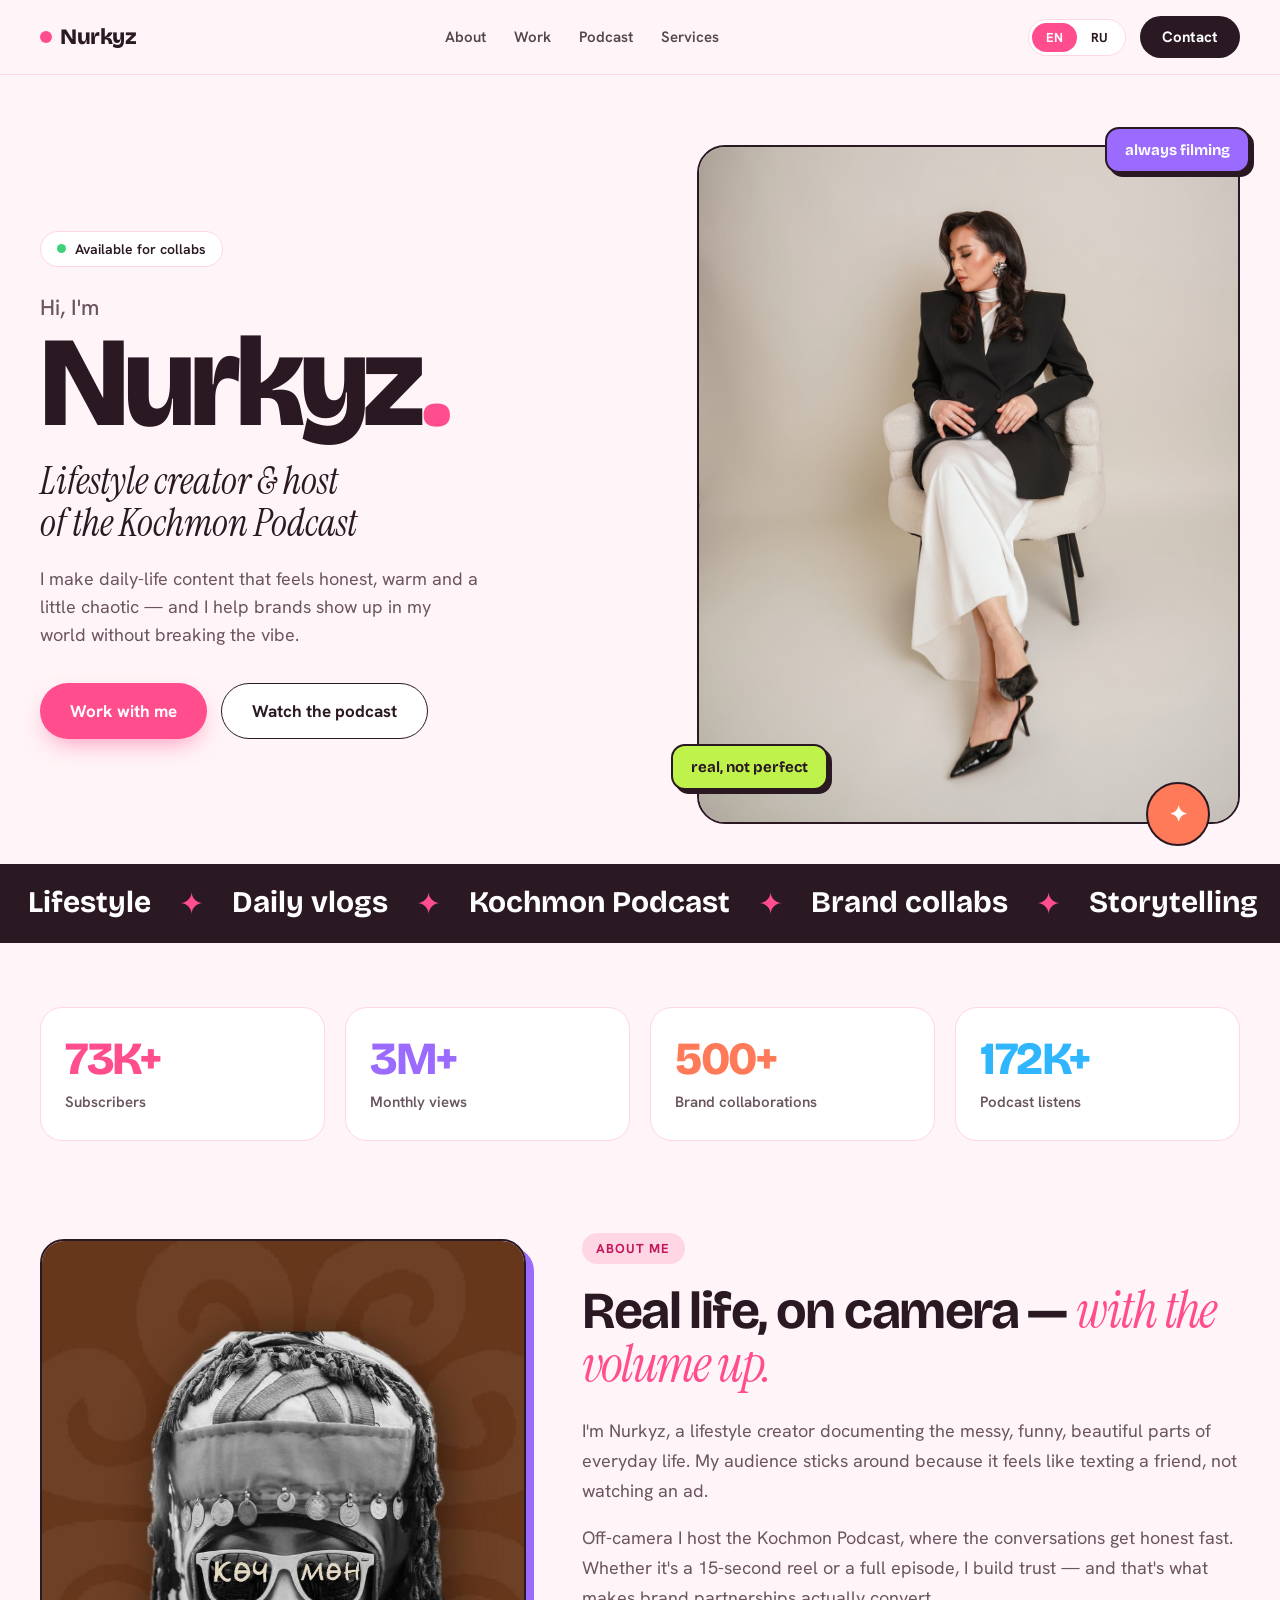
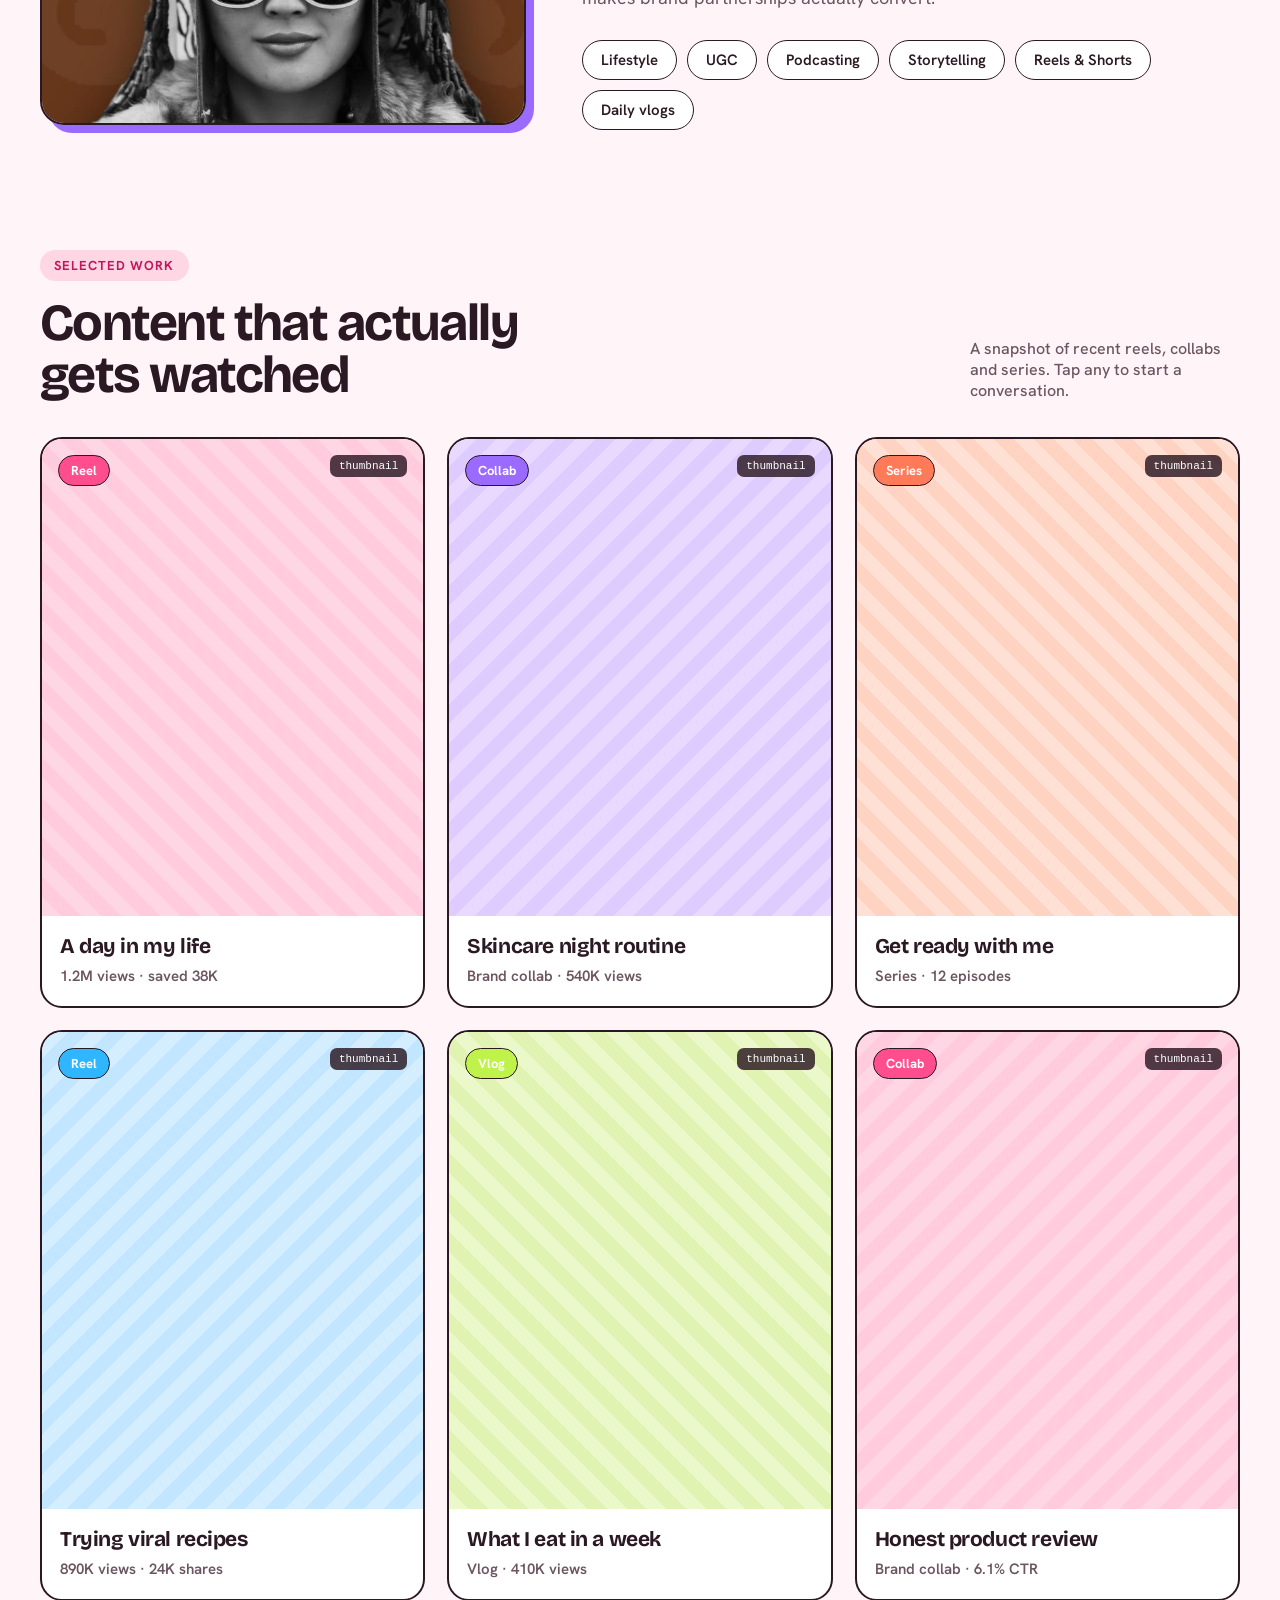
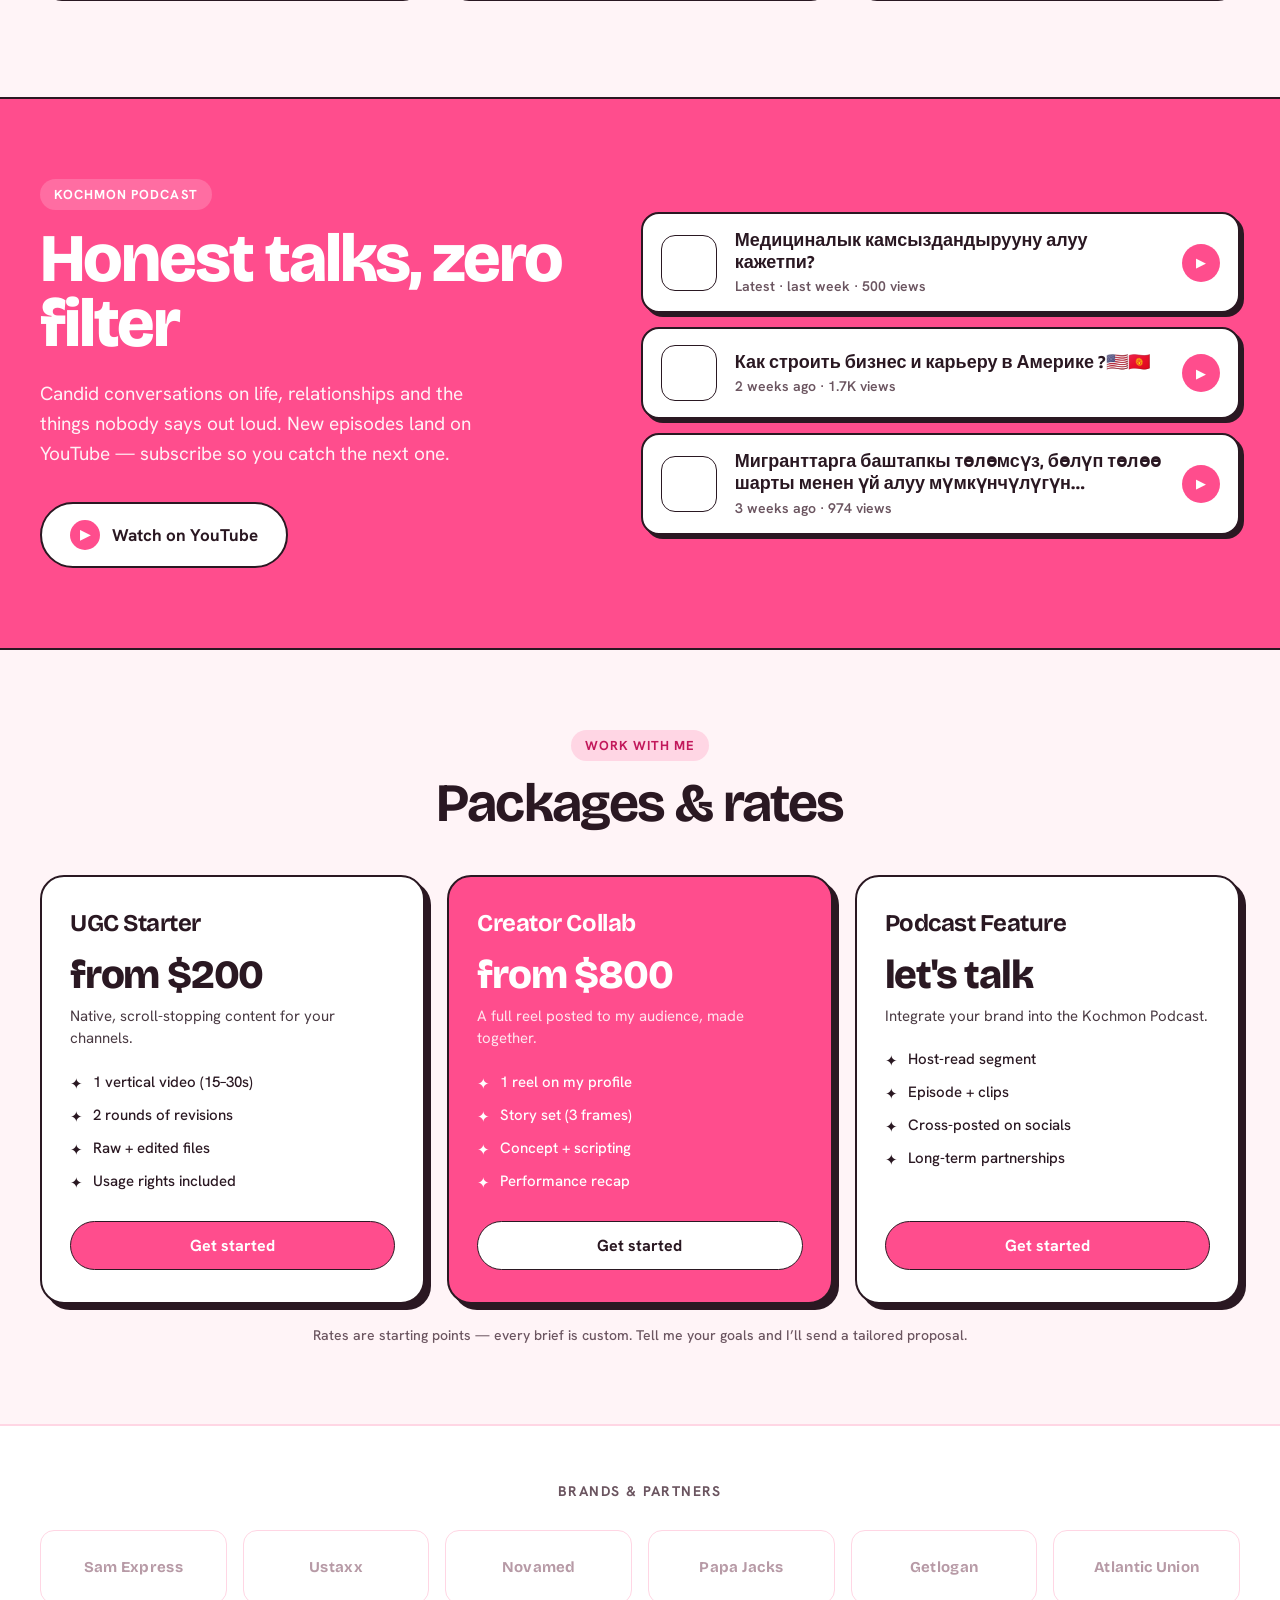
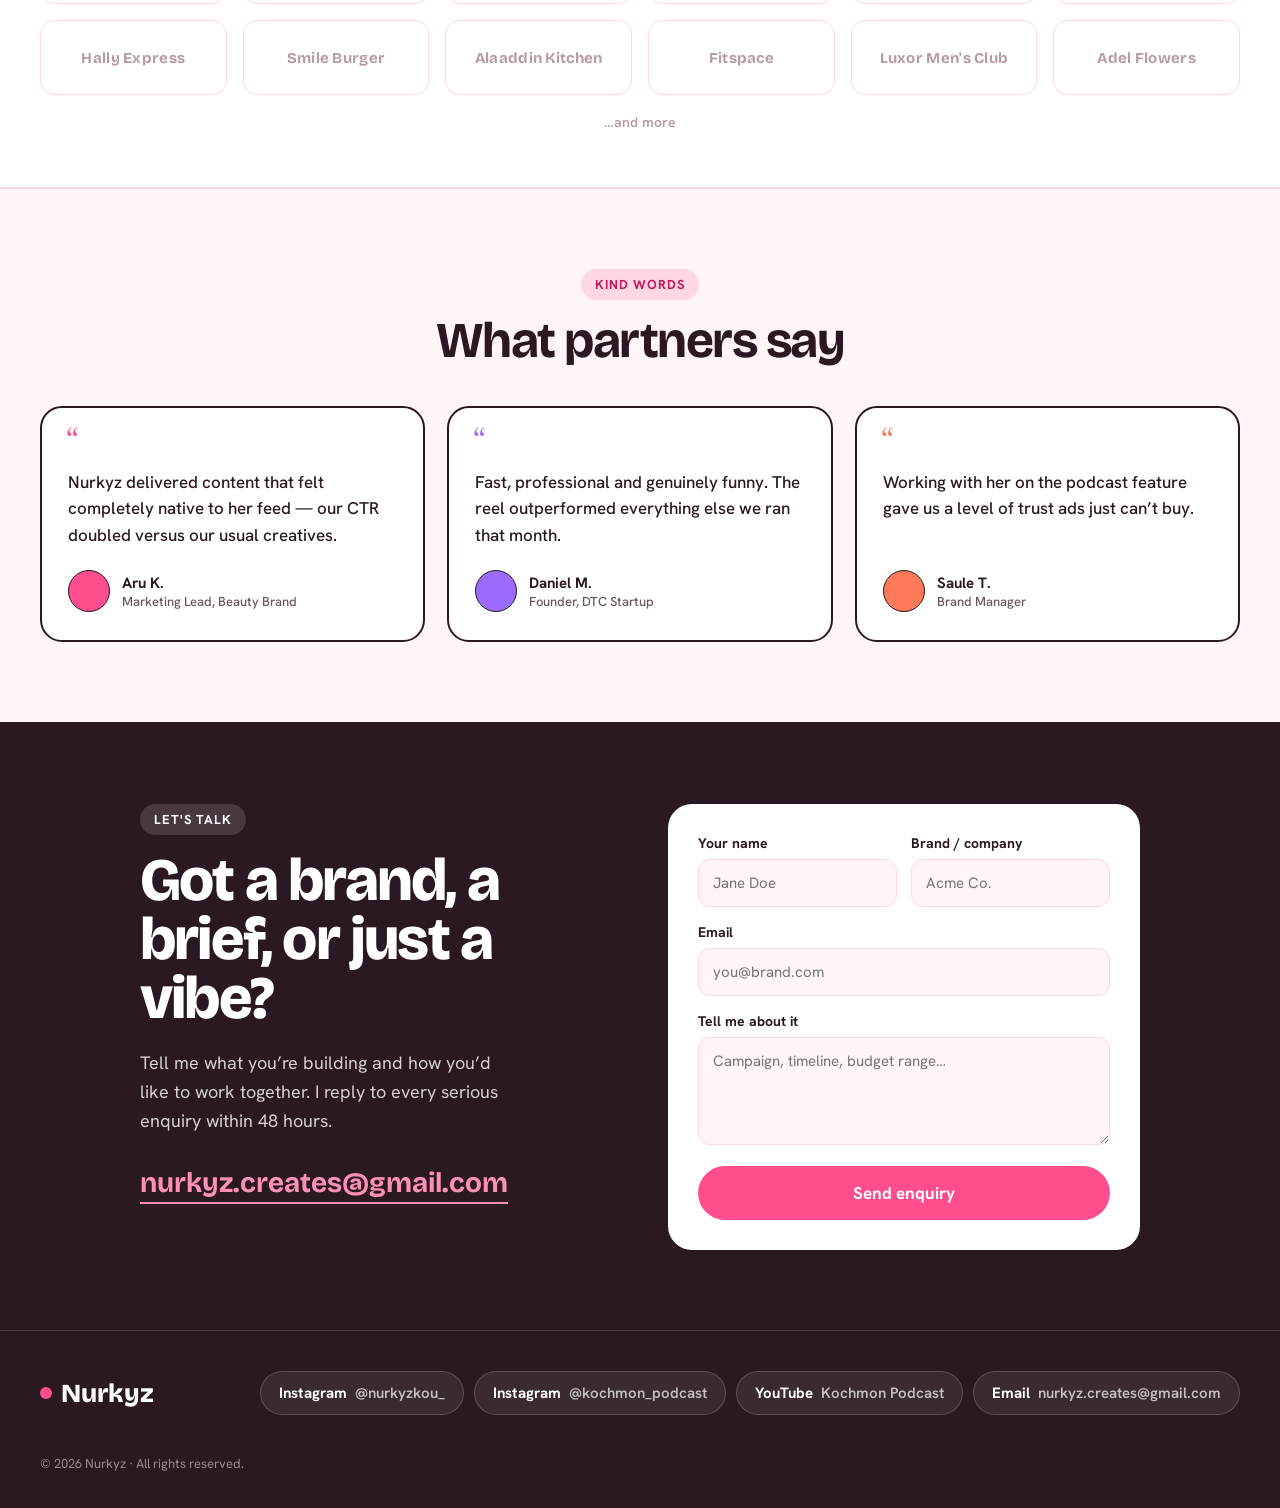
<file: index.html>
<!DOCTYPE html>
<html lang="en">
<head>
  <meta charset="utf-8">
  <meta name="viewport" content="width=device-width, initial-scale=1">
  <title>Nurkyz — Lifestyle Creator & Host of the Kochmon Podcast</title>
  <meta name="description" content="Portfolio of Nurkyz — lifestyle creator and host of the Kochmon Podcast. Brand collabs, UGC, reels and podcast features.">
  <link rel="canonical" href="https://nurkyz.com/">
  <link rel="icon" href="assets/favicon.svg" type="image/svg+xml">
  <meta name="theme-color" content="#FF4D8D">

  <!-- Link previews (Instagram, WhatsApp, Telegram, X, iMessage) -->
  <meta property="og:type" content="website">
  <meta property="og:site_name" content="Nurkyz">
  <meta property="og:url" content="https://nurkyz.com/">
  <meta property="og:title" content="Nurkyz — Lifestyle Creator & Host of the Kochmon Podcast">
  <meta property="og:description" content="73K+ subscribers, 3M+ monthly views, 500+ brand collaborations. Available for collabs — UGC, reels and podcast features.">
  <meta property="og:image" content="https://nurkyz.com/assets/og.jpg">
  <meta property="og:image:width" content="1200">
  <meta property="og:image:height" content="630">
  <meta property="og:image:alt" content="Nurkyz — lifestyle creator and host of the Kochmon Podcast">
  <meta property="og:locale" content="en_US">
  <meta property="og:locale:alternate" content="ru_RU">
  <meta name="twitter:card" content="summary_large_image">
  <meta name="twitter:title" content="Nurkyz — Lifestyle Creator & Host of the Kochmon Podcast">
  <meta name="twitter:description" content="73K+ subscribers, 3M+ monthly views, 500+ brand collaborations. Available for collabs.">
  <meta name="twitter:image" content="https://nurkyz.com/assets/og.jpg">

  <link rel="preconnect" href="https://fonts.googleapis.com">
  <link rel="preconnect" href="https://fonts.gstatic.com" crossorigin>
  <link href="https://fonts.googleapis.com/css2?family=Bricolage+Grotesque:opsz,wght@12..96,600;12..96,700;12..96,800&family=Hanken+Grotesk:wght@400;500;600;700&family=Instrument+Serif:ital@0;1&display=swap" rel="stylesheet">
  <link rel="stylesheet" href="styles.css">
</head>
<body>
  <div class="page">

    <!-- NAV -->
    <nav class="nav">
      <a href="#top" class="brand">
        <span class="brand-dot"></span>
        Nurkyz
      </a>
      <div class="nav-links">
        <a href="#about" data-i18n="nav.about">About</a>
        <a href="#work" data-i18n="nav.work">Work</a>
        <a href="#podcast" data-i18n="nav.podcast">Podcast</a>
        <a href="#services" data-i18n="nav.services">Services</a>
      </div>
      <div class="nav-right">
        <div class="lang-toggle" role="group" aria-label="Language">
          <button type="button" class="lang-btn" data-lang="en">EN</button>
          <button type="button" class="lang-btn" data-lang="ru">RU</button>
        </div>
        <a href="#contact" class="nav-cta" data-i18n="nav.contact">Contact</a>
      </div>
    </nav>

    <!-- HERO -->
    <header id="top" class="hero">
      <div class="hero-copy">
        <div class="badge">
          <span class="badge-dot"></span>
          <span data-i18n="heroBadge">Available for collabs</span>
        </div>
        <p class="hero-pre" data-i18n="heroPre">Hi, I'm</p>
        <h1 class="hero-name"><span data-i18n="heroName">Nurkyz</span><span class="dot">.</span></h1>
        <p class="hero-role" data-i18n="heroRole">Lifestyle creator &amp; host of the Kochmon Podcast</p>
        <p class="hero-desc" data-i18n="heroDesc">I make daily-life content that feels honest, warm and a little chaotic — and I help brands show up in my world without breaking the vibe.</p>
        <div class="hero-actions">
          <a href="#contact" class="btn btn-primary" data-i18n="ctaPrimary">Work with me</a>
          <a href="#podcast" class="btn btn-outline" data-i18n="ctaSecondary">Watch the podcast</a>
        </div>
      </div>

      <div class="hero-media">
        <div class="photo-frame photo-pink">
          <!-- Falls back to the striped placeholder if the file is missing. -->
          <img class="photo-img" src="assets/hero.jpg" data-i18n-alt="heroPhotoAlt"
               alt="Nurkyz seated in a black blazer and white dress"
               fetchpriority="high" onerror="this.remove()">
          <span class="photo-tag">PHOTO — hero portrait</span>
        </div>
        <div class="sticker sticker-a" data-i18n="stickerA">always filming</div>
        <div class="sticker sticker-b" data-i18n="stickerB">real, not perfect</div>
        <div class="spinner"><span>✦</span></div>
      </div>
    </header>

    <!-- MARQUEE -->
    <div class="marquee">
      <div class="marquee-track">
        <span class="marquee-group" data-marquee></span>
        <span class="marquee-group" data-marquee aria-hidden="true"></span>
      </div>
    </div>

    <!-- STATS -->
    <section id="stats" class="stats" hidden>
      <div class="stats-grid" data-stats></div>
    </section>

    <!-- ABOUT -->
    <section id="about" class="about">
      <div class="about-media">
        <div class="photo-frame photo-purple">
          <!-- Falls back to the striped placeholder if the file is missing. -->
          <img class="photo-img" src="assets/about.jpg" data-i18n-alt="aboutPhotoAlt"
               alt="Nurkyz wearing a traditional Kyrgyz headdress and Kochmon Podcast sunglasses"
               loading="lazy" onerror="this.remove()">
          <span class="photo-tag">PHOTO — candid / lifestyle</span>
        </div>
      </div>
      <div class="about-copy">
        <span class="kicker" data-i18n="aboutKicker">About me</span>
        <h2 class="section-title"><span data-i18n="aboutTitle">Real life, on camera —</span> <span class="accent-serif" data-i18n="aboutTitleAccent">with the volume up.</span></h2>
        <p class="body-text" data-i18n="aboutP1"></p>
        <p class="body-text" data-i18n="aboutP2"></p>
        <div class="tag-row" data-about-tags></div>
      </div>
    </section>

    <!-- WORK -->
    <section id="work" class="work">
      <div class="work-head">
        <div>
          <span class="kicker" data-i18n="workKicker">Selected work</span>
          <h2 class="section-title work-title" data-i18n="workTitle">Content that actually gets watched</h2>
        </div>
        <p class="work-note" data-i18n="workNote"></p>
      </div>
      <div class="work-grid" data-work></div>
    </section>

    <!-- PODCAST -->
    <section id="podcast" class="podcast">
      <div class="podcast-inner">
        <div class="podcast-copy">
          <span class="kicker kicker-light" data-i18n="podcastKicker">Kochmon Podcast</span>
          <h2 class="podcast-title" data-i18n="podcastTitle">Honest talks, zero filter</h2>
          <p class="podcast-desc" data-i18n="podcastDesc"></p>
          <a href="https://www.youtube.com/@Kochmon_podcast1" target="_blank" rel="noopener" class="podcast-cta">
            <span class="play-dot">▶</span>
            <span data-i18n="podcastCta">Watch on YouTube</span>
          </a>
        </div>
        <div class="episodes" data-episodes></div>
      </div>
    </section>

    <!-- SERVICES -->
    <section id="services" class="services" hidden>
      <div class="services-head">
        <span class="kicker" data-i18n="servicesKicker">Work with me</span>
        <h2 class="section-title" data-i18n="servicesTitle">Packages &amp; rates</h2>
      </div>
      <div class="services-grid" data-services></div>
      <p class="services-foot" data-i18n="servicesFoot"></p>
    </section>

    <!-- BRANDS -->
    <section class="brands">
      <div class="brands-inner">
        <p class="brands-kicker" data-i18n="brandsKicker">Brands &amp; partners</p>
        <div class="brands-grid" data-brands></div>
        <p class="brands-more" data-i18n="brandsMore">and more</p>
      </div>
    </section>

    <!-- TESTIMONIALS -->
    <section class="testimonials">
      <div class="testimonials-head">
        <span class="kicker" data-i18n="testKicker">Kind words</span>
        <h2 class="section-title" data-i18n="testTitle">What partners say</h2>
      </div>
      <div class="testimonials-grid" data-testimonials></div>
    </section>

    <!-- CONTACT -->
    <section id="contact" class="contact">
      <div class="contact-inner">
        <div class="contact-copy">
          <span class="kicker kicker-dark" data-i18n="contactKicker">Let's talk</span>
          <h2 class="contact-title" data-i18n="contactTitle">Got a brand, a brief, or just a vibe?</h2>
          <p class="contact-desc" data-i18n="contactDesc"></p>
          <a href="mailto:nurkyz.creates@gmail.com" class="contact-email">nurkyz.creates@gmail.com</a>
        </div>

        <div class="contact-form-wrap" data-form-wrap>
          <!-- form / success state injected here -->
        </div>
      </div>

      <!-- FOOTER / LINK HUB -->
      <footer class="footer">
        <div class="footer-top">
          <div class="footer-brand">
            <span class="brand-dot"></span>Nurkyz
          </div>
          <div class="footer-socials" data-socials></div>
        </div>
        <div class="footer-rights">© <span data-year></span> Nurkyz · <span data-i18n="footRights">All rights reserved.</span></div>
      </footer>
    </section>

  </div>
  <script src="app.js"></script>
</body>
</html>
</file>
<file: styles.css>
/* ===== Reset & base ===== */
* { margin: 0; padding: 0; box-sizing: border-box; }

body {
  font-family: 'Hanken Grotesk', sans-serif;
  -webkit-font-smoothing: antialiased;
  background: #FFF4F7;
  color: #2A1822;
}

a { text-decoration: none; color: inherit; }

::selection { background: #FF4D8D; color: #fff; }

.page { background: #FFF4F7; color: #2A1822; overflow-x: hidden; min-height: 100vh; }

[hidden] { display: none !important; }

/* ===== Animations ===== */
@keyframes nk-marquee { from { transform: translateX(0); } to { transform: translateX(-50%); } }
@keyframes nk-float { 0%,100% { transform: translateY(0) rotate(var(--r,0deg)); } 50% { transform: translateY(-12px) rotate(var(--r,0deg)); } }
@keyframes nk-blink { 0%,100% { opacity: 1; } 50% { opacity: .25; } }
@keyframes nk-spin { from { transform: rotate(0); } to { transform: rotate(360deg); } }

/* ===== Shared ===== */
.kicker {
  display: inline-block;
  background: #FFD6E4;
  color: #C2185B;
  font-weight: 700;
  font-size: 13px;
  letter-spacing: 0.08em;
  text-transform: uppercase;
  padding: 7px 14px;
  border-radius: 999px;
  margin-bottom: 16px;
}
.kicker-light { background: rgba(255,255,255,0.18); color: #fff; }
.kicker-dark { background: rgba(255,255,255,0.14); color: #fff; }

.section-title {
  font-family: 'Bricolage Grotesque', sans-serif;
  font-weight: 700;
  font-size: clamp(34px, 4.4vw, 52px);
  line-height: 1.02;
  letter-spacing: -0.03em;
}
.accent-serif {
  font-family: 'Instrument Serif', serif;
  font-style: italic;
  font-weight: 400;
  color: #FF4D8D;
}
.body-text { font-size: 18px; line-height: 1.65; color: #6B5560; margin-bottom: 18px; }

.photo-frame {
  position: absolute;
  inset: 0;
  border-radius: 28px;
  overflow: hidden;
  border: 2px solid #2A1822;
  display: flex;
  align-items: flex-end;
  justify-content: center;
  padding: 18px;
}
.photo-pink { background-image: repeating-linear-gradient(45deg, #FFD6E4 0 14px, #FFCBDD 14px 28px); }
.photo-purple {
  border-radius: 24px;
  padding: 16px;
  background-image: repeating-linear-gradient(-45deg, #E9D8FF 0 14px, #DECBFF 14px 28px);
  box-shadow: 8px 8px 0 #9B6BFF;
}
/* Real photo, sized to fill its frame. Sits above the striped placeholder. */
.photo-img {
  position: absolute;
  inset: 0;
  width: 100%;
  height: 100%;
  object-fit: cover;
  object-position: center 40%;
}
.photo-tag {
  font-family: ui-monospace, monospace;
  font-size: 12px;
  background: rgba(42,24,34,0.82);
  color: #fff;
  padding: 6px 12px;
  border-radius: 8px;
  letter-spacing: 0.02em;
}

/* ===== Buttons ===== */
.btn {
  display: inline-flex;
  align-items: center;
  justify-content: center;
  border-radius: 999px;
  font-weight: 700;
  transition: transform .15s ease, background .15s ease, color .15s ease;
}
.btn-primary {
  background: #FF4D8D;
  color: #fff;
  padding: 16px 30px;
  font-size: 17px;
  box-shadow: 0 10px 24px -8px rgba(255,77,141,0.6);
}
.btn-primary:hover { transform: translateY(-2px); }
.btn-outline {
  background: #fff;
  border: 1.5px solid #2A1822;
  color: #2A1822;
  padding: 16px 30px;
  font-size: 17px;
}
.btn-outline:hover { background: #2A1822; color: #fff; }

/* ===== Nav ===== */
.nav {
  position: sticky;
  top: 0;
  z-index: 50;
  display: flex;
  align-items: center;
  justify-content: space-between;
  gap: 24px;
  padding: 16px 40px;
  background: rgba(255,244,247,0.82);
  backdrop-filter: blur(14px);
  border-bottom: 1.5px solid #FFD6E4;
}
.brand {
  font-family: 'Bricolage Grotesque', sans-serif;
  font-weight: 800;
  font-size: 22px;
  letter-spacing: -0.02em;
  display: flex;
  align-items: center;
  gap: 8px;
}
.brand-dot { width: 12px; height: 12px; border-radius: 50%; background: #FF4D8D; display: inline-block; }
.nav-links { display: flex; align-items: center; gap: 28px; font-weight: 600; font-size: 15px; }
.nav-links a { opacity: .8; transition: opacity .15s ease; }
.nav-links a:hover { opacity: 1; }
.nav-right { display: flex; align-items: center; gap: 14px; }
.lang-toggle {
  display: flex;
  align-items: center;
  background: #fff;
  border: 1.5px solid #FFD6E4;
  border-radius: 999px;
  padding: 3px;
}
.lang-btn {
  border: none;
  border-radius: 999px;
  font: inherit;
  font-weight: 700;
  font-size: 13px;
  padding: 6px 14px;
  cursor: pointer;
  background: transparent;
  color: #2A1822;
  transition: background .15s ease, color .15s ease;
}
.lang-btn.active { background: #FF4D8D; color: #fff; }
.nav-cta {
  background: #2A1822;
  color: #fff;
  padding: 11px 22px;
  border-radius: 999px;
  font-weight: 700;
  font-size: 15px;
  transition: background .15s ease;
}
.nav-cta:hover { background: #FF4D8D; }

/* ===== Hero ===== */
.hero {
  position: relative;
  max-width: 1280px;
  margin: 0 auto;
  padding: 70px 40px 40px;
  display: grid;
  grid-template-columns: 1.05fr 0.95fr;
  gap: 56px;
  align-items: center;
}
.badge {
  display: inline-flex;
  align-items: center;
  gap: 9px;
  background: #fff;
  border: 1.5px solid #FFD6E4;
  border-radius: 999px;
  padding: 8px 16px;
  font-weight: 600;
  font-size: 14px;
  margin-bottom: 26px;
}
.badge-dot { width: 9px; height: 9px; border-radius: 50%; background: #3FD17A; display: inline-block; animation: nk-blink 1.6s infinite; }
.hero-pre { font-size: 22px; font-weight: 500; color: #6B5560; margin-bottom: 6px; }
.hero-name {
  font-family: 'Bricolage Grotesque', sans-serif;
  font-weight: 800;
  font-size: clamp(64px, 10vw, 132px);
  line-height: 0.86;
  letter-spacing: -0.04em;
  margin-bottom: 22px;
}
.hero-name .dot { color: #FF4D8D; }
.hero-role {
  font-family: 'Instrument Serif', serif;
  font-style: italic;
  font-size: clamp(24px, 3.2vw, 38px);
  line-height: 1.12;
  color: #2A1822;
  margin-bottom: 20px;
  max-width: 18ch;
}
.hero-desc { font-size: 18px; line-height: 1.55; color: #6B5560; max-width: 44ch; margin-bottom: 34px; }
.hero-actions { display: flex; gap: 14px; flex-wrap: wrap; }

.hero-media { position: relative; aspect-ratio: 4/5; }
.sticker {
  position: absolute;
  color: #fff;
  font-family: 'Bricolage Grotesque', sans-serif;
  font-weight: 700;
  font-size: 15px;
  padding: 12px 18px;
  border-radius: 14px;
  border: 2px solid #2A1822;
  box-shadow: 4px 4px 0 #2A1822;
}
.sticker-a { top: -18px; right: -10px; background: #9B6BFF; --r: 8deg; animation: nk-float 5s ease-in-out infinite; }
.sticker-b { bottom: 34px; left: -26px; background: #BFF24A; color: #2A1822; --r: -6deg; animation: nk-float 6s ease-in-out infinite; }
.spinner {
  position: absolute;
  bottom: -22px;
  right: 30px;
  width: 64px;
  height: 64px;
  border-radius: 50%;
  background: #FF7A59;
  border: 2px solid #2A1822;
  display: flex;
  align-items: center;
  justify-content: center;
  animation: nk-spin 9s linear infinite;
}
.spinner span { color: #fff; font-weight: 800; font-size: 22px; }

/* ===== Marquee ===== */
.marquee {
  background: #2A1822;
  color: #fff;
  padding: 18px 0;
  overflow: hidden;
  white-space: nowrap;
  border-top: 2px solid #2A1822;
  border-bottom: 2px solid #2A1822;
}
.marquee-track { display: inline-flex; gap: 0; animation: nk-marquee 26s linear infinite; will-change: transform; }
.marquee-group { display: inline-flex; gap: 0; }
.marquee-word { font-family: 'Bricolage Grotesque', sans-serif; font-weight: 700; font-size: 30px; padding: 0 28px; }
.marquee-star { color: #FF4D8D; font-size: 30px; align-self: center; }

/* ===== Stats ===== */
.stats { max-width: 1280px; margin: 0 auto; padding: 64px 40px 28px; }
.stats-grid { display: grid; grid-template-columns: repeat(4, 1fr); gap: 20px; }
.stat-card { background: #fff; border: 1.5px solid #FFD6E4; border-radius: 22px; padding: 28px 24px; }
.stat-num {
  font-family: 'Bricolage Grotesque', sans-serif;
  font-weight: 800;
  font-size: 46px;
  line-height: 1;
  letter-spacing: -0.03em;
}
.stat-label { margin-top: 10px; font-weight: 600; color: #6B5560; font-size: 15px; }

/* ===== About ===== */
.about {
  max-width: 1280px;
  margin: 0 auto;
  padding: 64px 40px;
  display: grid;
  grid-template-columns: 0.85fr 1.15fr;
  gap: 56px;
  align-items: center;
}
.about-media { position: relative; aspect-ratio: 1/1; }
.about-copy .section-title { margin-bottom: 24px; }
.about-copy .kicker { margin-bottom: 20px; }
.about-copy .body-text:nth-of-type(2) { margin-bottom: 28px; }
.tag-row { display: flex; flex-wrap: wrap; gap: 10px; }
.tag { background: #fff; border: 1.5px solid #2A1822; border-radius: 999px; padding: 9px 18px; font-weight: 600; font-size: 15px; }

/* ===== Work ===== */
.work { max-width: 1280px; margin: 0 auto; padding: 56px 40px; }
.work-head {
  display: flex;
  align-items: flex-end;
  justify-content: space-between;
  gap: 24px;
  margin-bottom: 36px;
  flex-wrap: wrap;
}
.work-title { font-size: clamp(34px, 4.4vw, 52px); line-height: 1.0; max-width: 16ch; }
.work-note { color: #6B5560; font-size: 16px; max-width: 30ch; font-weight: 500; }
.work-grid { display: grid; grid-template-columns: repeat(3, 1fr); gap: 22px; }
.work-card {
  display: block;
  border-radius: 22px;
  overflow: hidden;
  border: 2px solid #2A1822;
  background: #fff;
  transition: transform .15s ease;
}
.work-card:hover { transform: translateY(-4px); }
.work-thumb {
  aspect-ratio: 4/5;
  position: relative;
  display: flex;
  align-items: flex-start;
  justify-content: space-between;
  padding: 16px;
}
.work-cat { color: #fff; font-weight: 700; font-size: 13px; padding: 6px 12px; border-radius: 999px; border: 1.5px solid #2A1822; }
.work-ph { font-family: ui-monospace, monospace; font-size: 11px; background: rgba(42,24,34,0.82); color: #fff; padding: 5px 9px; border-radius: 7px; }
.work-body { padding: 18px 18px 20px; }
.work-name { font-family: 'Bricolage Grotesque', sans-serif; font-weight: 700; font-size: 21px; line-height: 1.15; letter-spacing: -0.02em; }
.work-metric { margin-top: 8px; color: #6B5560; font-weight: 600; font-size: 15px; }

/* ===== Podcast ===== */
.podcast {
  background: #FF4D8D;
  color: #fff;
  margin-top: 40px;
  border-top: 2px solid #2A1822;
  border-bottom: 2px solid #2A1822;
}
.podcast-inner {
  max-width: 1280px;
  margin: 0 auto;
  padding: 80px 40px;
  display: grid;
  grid-template-columns: 1fr 1.1fr;
  gap: 56px;
  align-items: center;
}
.podcast-title {
  font-family: 'Bricolage Grotesque', sans-serif;
  font-weight: 800;
  font-size: clamp(40px, 5.5vw, 68px);
  line-height: 0.96;
  letter-spacing: -0.03em;
  margin-bottom: 22px;
}
.podcast-desc { font-size: 19px; line-height: 1.6; color: rgba(255,255,255,0.92); margin-bottom: 32px; max-width: 40ch; }
.podcast-cta {
  display: inline-flex;
  align-items: center;
  gap: 12px;
  background: #fff;
  color: #2A1822;
  padding: 16px 28px;
  border-radius: 999px;
  font-weight: 700;
  font-size: 17px;
  border: 2px solid #2A1822;
  transition: transform .15s ease;
}
.podcast-cta:hover { transform: translateY(-2px); }
.play-dot {
  width: 30px;
  height: 30px;
  border-radius: 50%;
  background: #FF4D8D;
  color: #fff;
  display: inline-flex;
  align-items: center;
  justify-content: center;
  font-size: 13px;
}
.episodes { display: flex; flex-direction: column; gap: 14px; }
.episode {
  display: flex;
  align-items: center;
  gap: 18px;
  background: #fff;
  color: #2A1822;
  border: 2px solid #2A1822;
  border-radius: 18px;
  padding: 16px 18px;
  box-shadow: 4px 4px 0 #2A1822;
}
.episode-num {
  flex: none;
  width: 56px;
  height: 56px;
  border-radius: 14px;
  background-image: repeating-linear-gradient(45deg, #FFD6E4 0 8px, #FFCBDD 8px 16px);
  border: 1.5px solid #2A1822;
  display: flex;
  align-items: center;
  justify-content: center;
  font-family: 'Bricolage Grotesque', sans-serif;
  font-weight: 800;
  font-size: 18px;
}
.episode-thumb { background-size: cover; background-position: center; }
a.episode { transition: transform .15s ease, box-shadow .15s ease; }
a.episode:hover { transform: translate(-2px, -2px); box-shadow: 6px 6px 0 #2A1822; }
.episode-info { flex: 1; min-width: 0; }
.episode-title {
  font-family: 'Bricolage Grotesque', sans-serif;
  font-weight: 700;
  font-size: 18px;
  line-height: 1.2;
  /* Real YouTube titles can run long — keep every card the same height. */
  display: -webkit-box;
  -webkit-line-clamp: 2;
  -webkit-box-orient: vertical;
  overflow: hidden;
}
.episode-meta { margin-top: 4px; color: #6B5560; font-weight: 600; font-size: 14px; }
.episode-play {
  flex: none;
  width: 38px;
  height: 38px;
  border-radius: 50%;
  background: #FF4D8D;
  color: #fff;
  display: inline-flex;
  align-items: center;
  justify-content: center;
  font-size: 13px;
}

/* ===== Services ===== */
.services { max-width: 1280px; margin: 0 auto; padding: 80px 40px; }
.services-head { text-align: center; margin-bottom: 44px; }
.services-head .section-title { font-size: clamp(34px, 4.4vw, 54px); line-height: 1.0; }
.services-grid { display: grid; grid-template-columns: repeat(3, 1fr); gap: 22px; }
.service-card {
  border: 2px solid #2A1822;
  border-radius: 24px;
  padding: 32px 28px;
  display: flex;
  flex-direction: column;
  box-shadow: 6px 6px 0 #2A1822;
}
.service-name { font-family: 'Bricolage Grotesque', sans-serif; font-weight: 700; font-size: 24px; letter-spacing: -0.02em; }
.service-price { margin: 14px 0 6px; font-family: 'Bricolage Grotesque', sans-serif; font-weight: 800; font-size: 40px; letter-spacing: -0.03em; }
.service-desc { font-size: 15px; line-height: 1.5; opacity: 0.85; margin-bottom: 22px; }
.service-features { display: flex; flex-direction: column; gap: 11px; margin-bottom: 28px; }
.service-feature { display: flex; align-items: flex-start; gap: 10px; font-size: 15px; font-weight: 500; }
.service-feature .star { flex: none; margin-top: 2px; }
.service-btn {
  margin-top: auto;
  text-align: center;
  border: 1.5px solid #2A1822;
  padding: 13px 20px;
  border-radius: 999px;
  font-weight: 700;
  font-size: 16px;
}
.services-foot { text-align: center; margin-top: 22px; color: #6B5560; font-size: 14px; font-weight: 500; }

/* ===== Brands ===== */
.brands { background: #fff; border-top: 2px solid #FFD6E4; border-bottom: 2px solid #FFD6E4; }
.brands-inner { max-width: 1280px; margin: 0 auto; padding: 56px 40px; }
.brands-kicker {
  text-align: center;
  color: #6B5560;
  font-weight: 700;
  font-size: 14px;
  letter-spacing: 0.1em;
  text-transform: uppercase;
  margin-bottom: 30px;
}
.brands-grid { display: grid; grid-template-columns: repeat(6, 1fr); gap: 16px; }
.brand-logo {
  aspect-ratio: 5/2;
  border: 1.5px solid #FFD6E4;
  border-radius: 14px;
  display: flex;
  align-items: center;
  justify-content: center;
  font-family: 'Bricolage Grotesque', sans-serif;
  font-weight: 700;
  font-size: 15px;
  color: #B79AA6;
  letter-spacing: 0.02em;
  text-align: center;
  padding: 8px 10px;
  line-height: 1.2;
}
.brands-more {
  text-align: center;
  margin-top: 18px;
  color: #B79AA6;
  font-weight: 600;
  font-size: 14px;
}

/* ===== Testimonials ===== */
.testimonials { max-width: 1280px; margin: 0 auto; padding: 80px 40px; }
.testimonials-head { text-align: center; margin-bottom: 40px; }
.testimonials-head .section-title { font-size: clamp(32px, 4.2vw, 50px); line-height: 1.0; }
.testimonials-grid { display: grid; grid-template-columns: repeat(3, 1fr); gap: 22px; }
.testimonial {
  background: #fff;
  border: 2px solid #2A1822;
  border-radius: 22px;
  padding: 28px 26px;
  display: flex;
  flex-direction: column;
}
.testimonial-quote-mark { font-size: 38px; line-height: 0.5; font-family: 'Instrument Serif', serif; }
.testimonial-quote { font-size: 17px; line-height: 1.55; margin: 14px 0 22px; font-weight: 500; }
.testimonial-author { display: flex; align-items: center; gap: 12px; margin-top: auto; }
.testimonial-avatar { width: 42px; height: 42px; border-radius: 50%; border: 1.5px solid #2A1822; flex: none; }
.testimonial-name { font-weight: 700; font-size: 15px; }
.testimonial-role { color: #6B5560; font-size: 13px; font-weight: 500; }

/* ===== Contact ===== */
.contact { background: #2A1822; color: #fff; border-top: 2px solid #2A1822; }
.contact-inner {
  max-width: 1080px;
  margin: 0 auto;
  padding: 80px 40px;
  display: grid;
  grid-template-columns: 1fr 1fr;
  gap: 56px;
  align-items: start;
}
.contact-title {
  font-family: 'Bricolage Grotesque', sans-serif;
  font-weight: 800;
  font-size: clamp(36px, 5vw, 60px);
  line-height: 0.98;
  letter-spacing: -0.03em;
  margin-bottom: 22px;
}
.contact-desc { font-size: 18px; line-height: 1.6; color: rgba(255,255,255,0.8); margin-bottom: 30px; max-width: 36ch; }
.contact-email {
  font-family: 'Bricolage Grotesque', sans-serif;
  font-weight: 700;
  font-size: clamp(20px, 2.6vw, 28px);
  color: #FF8FB6;
  border-bottom: 2px solid #FF8FB6;
  padding-bottom: 2px;
}

.contact-form {
  background: #fff;
  color: #2A1822;
  border-radius: 24px;
  padding: 30px;
  display: flex;
  flex-direction: column;
  gap: 16px;
}
.form-row { display: grid; grid-template-columns: 1fr 1fr; gap: 14px; }
.field label { display: block; font-weight: 700; font-size: 14px; margin-bottom: 7px; }
.field input, .field textarea {
  width: 100%;
  border: 1.5px solid #FFD6E4;
  border-radius: 12px;
  padding: 13px 14px;
  font: inherit;
  font-size: 15px;
  background: #FFF4F7;
}
.field textarea { resize: vertical; }
.form-submit {
  background: #FF4D8D;
  color: #fff;
  border: none;
  padding: 16px;
  border-radius: 999px;
  font: inherit;
  font-weight: 700;
  font-size: 17px;
  cursor: pointer;
  transition: background .15s ease;
}
.form-submit:hover { background: #2A1822; }
.form-submit:disabled { opacity: .7; cursor: default; }
.hp { position: absolute; left: -9999px; width: 1px; height: 1px; opacity: 0; }
.form-error { color: #C2185B; font-size: 14px; font-weight: 600; margin-top: -4px; }

.form-success {
  background: #FF4D8D;
  border-radius: 24px;
  padding: 48px 32px;
  text-align: center;
  border: 2px solid #fff;
}
.form-success .check { font-size: 44px; margin-bottom: 12px; }
.form-success .success-title { font-family: 'Bricolage Grotesque', sans-serif; font-weight: 800; font-size: 28px; margin-bottom: 8px; }
.form-success .success-desc { color: rgba(255,255,255,0.9); font-size: 16px; }

/* ===== Footer ===== */
.footer { border-top: 1.5px solid rgba(255,255,255,0.14); }
.footer-top {
  max-width: 1280px;
  margin: 0 auto;
  padding: 40px;
  display: flex;
  align-items: center;
  justify-content: space-between;
  gap: 24px;
  flex-wrap: wrap;
}
.footer-brand {
  font-family: 'Bricolage Grotesque', sans-serif;
  font-weight: 800;
  font-size: 26px;
  display: flex;
  align-items: center;
  gap: 9px;
}
.footer-socials { display: flex; gap: 10px; flex-wrap: wrap; }
.social-link {
  display: inline-flex;
  align-items: center;
  gap: 8px;
  background: rgba(255,255,255,0.08);
  border: 1.5px solid rgba(255,255,255,0.18);
  border-radius: 999px;
  padding: 11px 18px;
  font-weight: 600;
  font-size: 15px;
  transition: background .15s ease, border-color .15s ease;
}
.social-link:hover { background: #FF4D8D; border-color: #FF4D8D; }
.social-name { font-weight: 700; }
.social-handle { opacity: 0.7; }
.footer-rights { max-width: 1280px; margin: 0 auto; padding: 0 40px 36px; color: rgba(255,255,255,0.5); font-size: 13px; }

/* ===== Responsive ===== */
@media (max-width: 900px) {
  .nav { padding: 14px 20px; flex-wrap: wrap; gap: 14px; }
  .nav-links { display: none; }
  .hero { grid-template-columns: 1fr; padding: 48px 20px 32px; gap: 40px; }
  .hero-media { max-width: 420px; }
  .stats { padding: 40px 20px 20px; }
  .stats-grid { grid-template-columns: repeat(2, 1fr); }
  .about { grid-template-columns: 1fr; padding: 48px 20px; gap: 36px; }
  .about-media { max-width: 420px; }
  .work { padding: 40px 20px; }
  .work-grid { grid-template-columns: repeat(2, 1fr); }
  .podcast-inner { grid-template-columns: 1fr; padding: 56px 20px; gap: 36px; }
  .services { padding: 56px 20px; }
  .services-grid { grid-template-columns: 1fr; }
  .brands-inner { padding: 40px 20px; }
  .brands-grid { grid-template-columns: repeat(3, 1fr); }
  .testimonials { padding: 56px 20px; }
  .testimonials-grid { grid-template-columns: 1fr; }
  .contact-inner { grid-template-columns: 1fr; padding: 56px 20px; gap: 36px; }
  .footer-top, .footer-rights { padding-left: 20px; padding-right: 20px; }
}

@media (max-width: 560px) {
  .work-grid { grid-template-columns: 1fr; }
  .brands-grid { grid-template-columns: repeat(2, 1fr); }
  .form-row { grid-template-columns: 1fr; }
  .stats-grid { grid-template-columns: 1fr; }
}
</file>
